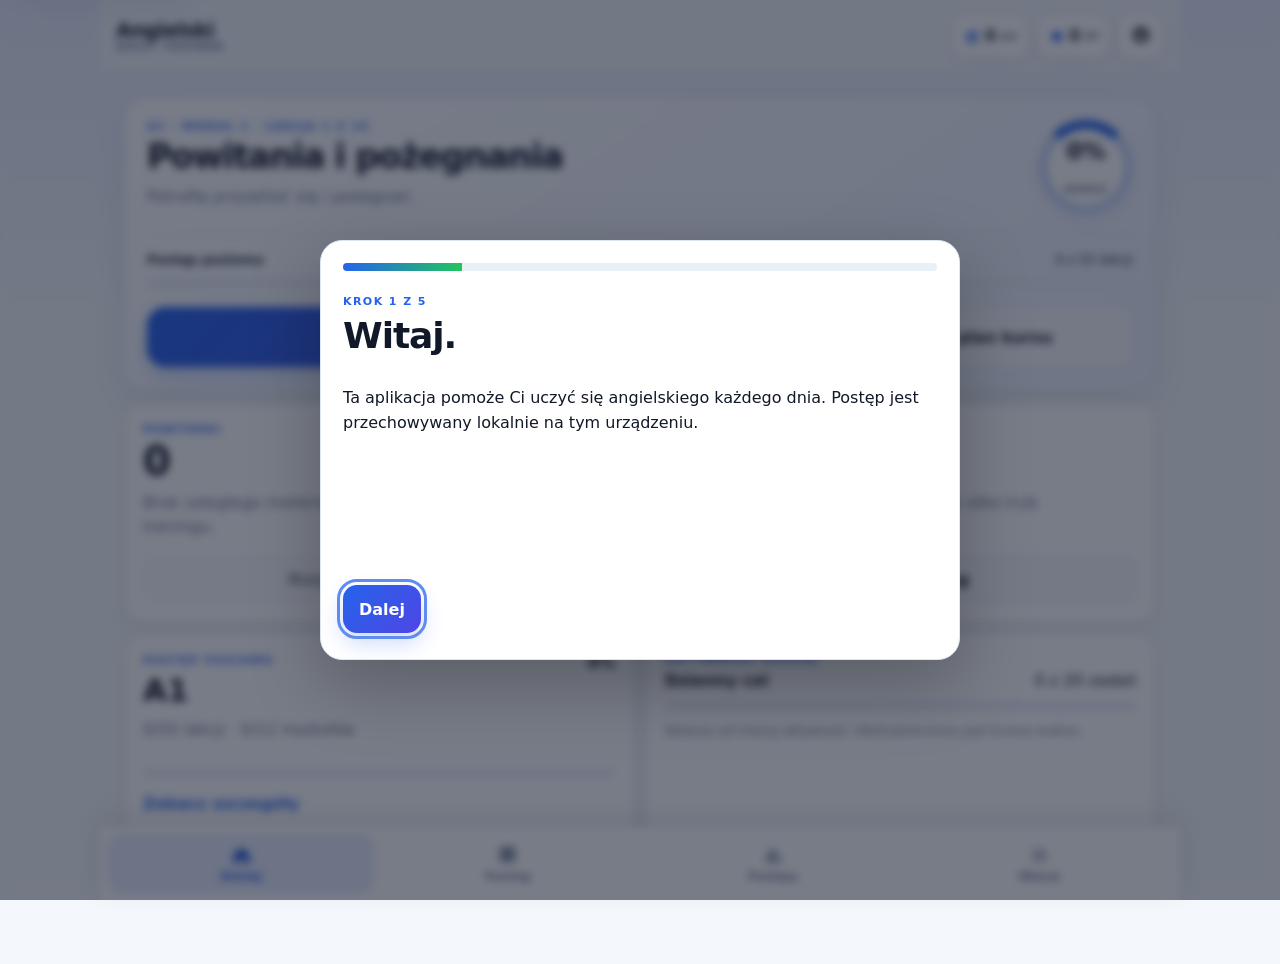
<file: index.html>
<!doctype html>
<html id="appRoot" lang="pl" data-theme="system" data-font-size="normal" data-animations="on">
<head>
  <meta charset="utf-8">
  <meta name="viewport" content="width=device-width,initial-scale=1,viewport-fit=cover">
  <meta http-equiv="Cache-Control" content="no-cache, no-store, must-revalidate">
  <meta http-equiv="Pragma" content="no-cache">
  <meta http-equiv="Expires" content="0">
  <meta http-equiv="Content-Security-Policy" content="default-src 'self'; script-src 'self'; style-src 'self'; img-src 'self' data:; connect-src 'self'; font-src 'self'; media-src 'self'; object-src 'none'; base-uri 'self'; form-action 'self'; manifest-src 'self'; worker-src 'self'">
  <meta id="themeColorMeta" name="theme-color" content="#2563eb">
  <meta name="description" content="Lokalny kurs języka angielskiego A1–A2 z powtórkami, dialogami, mówieniem i bezpiecznym trybem samochodowym.">
  <link rel="manifest" href="manifest-v6.6.0.json">
  <link rel="apple-touch-icon" href="icon-192.png?v=6.6.0">
  <link rel="stylesheet" href="css/styles-v6.6.0.css">
  <script src="js/bootstrap-v6.6.0.js"></script>
  <title>Angielski Daily Trainer</title>
</head>
<body>
<a class="skip-link" href="#mainContent">Przejdź do treści</a>
<svg class="svg-sprite" aria-hidden="true">
  <symbol id="i-home" viewBox="0 0 24 24"><path d="M3 10.8 12 3l9 7.8v9.7a.5.5 0 0 1-.5.5H15v-6H9v6H3.5a.5.5 0 0 1-.5-.5z"/></symbol>
  <symbol id="i-book" viewBox="0 0 24 24"><path d="M4 4.5A2.5 2.5 0 0 1 6.5 2H11v17H6.5A2.5 2.5 0 0 0 4 21.5zm16 0A2.5 2.5 0 0 0 17.5 2H13v17h4.5a2.5 2.5 0 0 1 2.5 2.5z"/></symbol>
  <symbol id="i-chart" viewBox="0 0 24 24"><path d="M4 20V10h4v10zm6 0V4h4v16zm6 0v-7h4v7z"/></symbol>
  <symbol id="i-menu" viewBox="0 0 24 24"><path d="M4 6h16v2H4zm0 5h16v2H4zm0 5h16v2H4z"/></symbol>
  <symbol id="i-settings" viewBox="0 0 24 24"><path d="M9.7 2h4.6l.6 2.3 1.6.9 2.3-.7 2.3 4-1.8 1.6v1.8l1.8 1.6-2.3 4-2.3-.7-1.6.9-.6 2.3H9.7l-.6-2.3-1.6-.9-2.3.7-2.3-4 1.8-1.6v-1.8L2.9 8.5l2.3-4 2.3.7 1.6-.9zm2.3 6a4 4 0 1 0 0 8 4 4 0 0 0 0-8"/></symbol>
  <symbol id="i-play" viewBox="0 0 24 24"><path d="M7 4.5v15l12-7.5z"/></symbol>
  <symbol id="i-flame" viewBox="0 0 24 24"><path d="M13.8 2.5c.5 3.8-2.3 5.1-3.4 7.2-.7-1.4-.5-2.9-.1-4.2C6.2 8.4 4 11.2 4 14.5a8 8 0 0 0 16 0c0-4.8-3.2-8.9-6.2-12M12 20a4 4 0 0 1-4-4c0-1.7 1-3.1 2.4-4.4.1 1.8.9 2.6 1.6 3.4.8-1.2 1.4-2.5 1.3-4.2 1.7 1.6 2.7 3.2 2.7 5.2a4 4 0 0 1-4 4"/></symbol>
  <symbol id="i-star" viewBox="0 0 24 24"><path d="m12 2.5 3 6 6.6 1-4.8 4.6 1.1 6.5-5.9-3.1-5.9 3.1 1.1-6.5-4.8-4.6 6.6-1z"/></symbol>
  <symbol id="i-chevron" viewBox="0 0 24 24"><path d="m9 5 7 7-7 7"/></symbol>
  <symbol id="i-download" viewBox="0 0 24 24"><path d="M11 3h2v10l3.5-3.5 1.4 1.4-5.9 5.9-5.9-5.9 1.4-1.4L11 13zM4 19h16v2H4z"/></symbol>
  <symbol id="i-upload" viewBox="0 0 24 24"><path d="M11 21h2V11l3.5 3.5 1.4-1.4L12 7.2l-5.9 5.9 1.4 1.4L11 11zM4 3h16v2H4z"/></symbol>
  <symbol id="i-help" viewBox="0 0 24 24"><path d="M12 2a10 10 0 1 0 0 20 10 10 0 0 0 0-20m0 17a1.2 1.2 0 1 1 0-2.4A1.2 1.2 0 0 1 12 19m1.1-5.1v.7h-2.2v-1.2c0-1.5.8-2.3 1.8-3.1.7-.6 1.2-1 1.2-1.8 0-1-.7-1.6-1.8-1.6-1.2 0-2 .7-2.4 1.8l-2-.9C8.4 4.9 9.9 3.8 12.2 3.8c2.5 0 4.1 1.5 4.1 3.7 0 1.8-1 2.7-2.1 3.6-.7.6-1.1 1.1-1.1 2.8"/></symbol>
  <symbol id="i-info" viewBox="0 0 24 24"><path d="M12 2a10 10 0 1 0 0 20 10 10 0 0 0 0-20m1 16h-2v-7h2zm-1-9.2a1.3 1.3 0 1 1 0-2.6 1.3 1.3 0 0 1 0 2.6"/></symbol>
  <symbol id="i-database" viewBox="0 0 24 24"><path d="M12 2c5 0 9 1.6 9 3.5S17 9 12 9 3 7.4 3 5.5 7 2 12 2m9 6v4c0 1.9-4 3.5-9 3.5S3 13.9 3 12V8c1.9 1.6 5.3 2.5 9 2.5S19.1 9.6 21 8m0 6.5v4c0 1.9-4 3.5-9 3.5s-9-1.6-9-3.5v-4c1.9 1.6 5.3 2.5 9 2.5s7.1-.9 9-2.5"/></symbol>
  <symbol id="i-x" viewBox="0 0 24 24"><path d="m6.3 4.9 5.7 5.7 5.7-5.7 1.4 1.4-5.7 5.7 5.7 5.7-1.4 1.4-5.7-5.7-5.7 5.7-1.4-1.4 5.7-5.7-5.7-5.7z"/></symbol>
</svg>

<div id="errorBox" role="alert"></div>
<div class="app">
  <header class="topbar">
    <div class="brand"><strong>Angielski</strong><span>Daily Trainer</span></div>
    <div class="top-metrics" aria-label="Najważniejsze statystyki">
      <span class="metric"><svg class="icon"><use href="#i-flame"/></svg><b id="topStreak">0</b><small>dni</small></span>
      <span class="metric"><svg class="icon"><use href="#i-star"/></svg><b id="topXp">0</b><small>XP</small></span>
      <button class="iconbtn" data-nav="settings" aria-label="Ustawienia"><svg class="icon"><use href="#i-settings"/></svg></button>
    </div>
  </header>

  <main id="mainContent" class="content" tabindex="-1">
    <section id="todayScreen" class="screen" data-title="Dzisiaj">
      <div id="resumeCard" class="resume-card hidden">
        <div><strong>Niedokończona sesja</strong><span id="resumeInfo">Możesz wrócić do ostatniego zadania.</span></div>
        <div class="row"><button id="resumeSessionBtn" class="secondary">Wznów</button><button id="discardSessionBtn" class="text-btn">Usuń</button></div>
      </div>

      <section class="course-home-card" aria-labelledby="courseHomeTitle">
        <div class="course-home-top">
          <div class="course-home-copy">
            <p id="courseHomeEyebrow" class="eyebrow">A1 · Kurs</p>
            <h1 id="courseHomeTitle">Ładowanie kursu…</h1>
            <p id="courseHomeGoal" class="muted">Sprawdzam, gdzie zakończyła się ostatnia lekcja.</p>
          </div>
          <div class="course-percent" role="status" aria-live="polite" aria-label="Postęp kursu"><strong id="courseHomePercent">0%</strong><span>kursu</span></div>
        </div>
        <div class="course-home-progress">
          <div class="between"><strong>Postęp poziomu</strong><span id="courseHomeProgressText">0 z 0 lekcji</span></div>
          <div class="progress large"><span id="courseHomeBar" role="progressbar" aria-valuemin="0" aria-valuemax="100" aria-valuenow="0"></span></div>
        </div>
        <div class="course-home-actions">
          <button id="courseContinueBtn" class="primary primary-hero"><svg class="icon"><use href="#i-play"/></svg><span>Kontynuuj kurs</span></button>
          <button class="secondary" data-nav="course">Zobacz plan kursu</button>
        </div>
      </section>

      <section class="today-grid" aria-label="Dzisiejszy plan">
        <article class="today-action-card review-action">
          <p class="eyebrow">Powtórki</p>
          <strong id="homeReviewCount" class="today-action-number">0</strong>
          <p id="homeReviewText" class="muted">Brak zaległego materiału.</p>
          <button id="homeReviewBtn" class="secondary">Rozpocznij powtórki</button>
        </article>
        <article class="today-action-card">
          <p class="eyebrow">Trening dodatkowy</p>
          <strong id="homeTrainingKnownCount" class="today-action-number">0</strong>
          <p class="muted">Ćwicz poznane słowa, zdania, dialogi albo tryb samochodowy.</p>
          <button class="secondary" data-nav="study">Otwórz trening</button>
        </article>
        <article class="today-action-card level-action">
          <div class="between"><p class="eyebrow">Postęp poziomu</p><strong id="homeLevelProgress">0%</strong></div>
          <h2 id="homeLevelName">A1</h2>
          <p id="homeLevelDetails" class="muted">0 ukończonych lekcji</p>
          <div class="progress"><span id="homeLevelBar" role="progressbar" aria-valuemin="0" aria-valuemax="100" aria-valuenow="0"></span></div>
          <button class="text-btn" data-nav="progress">Zobacz szczegóły</button>
        </article>
        <article class="today-action-card daily-action">
          <p class="eyebrow">Aktywność dzisiaj</p>
          <div class="between"><strong id="goalLabel">Dzienny cel</strong><span id="goalText">0 z 20 zadań</span></div>
          <div class="progress large"><span id="goalBar" role="progressbar" aria-valuemin="0" aria-valuemax="100" aria-valuenow="0"></span></div>
          <p class="muted">Dzienny cel mierzy aktywność. Ukończenie kursu jest liczone osobno.</p>
        </article>
      </section>
    </section>

    <section id="courseScreen" class="screen" data-title="Kurs">
      <div class="page-heading"><button class="back-btn" data-nav="today">Wróć</button><p class="eyebrow">Plan nauki</p><h1>Plan kursu</h1><p class="muted">Lekcje są odblokowywane kolejno. Trening dodatkowy nie zastępuje ukończenia kursu.</p></div>
      <section class="course-plan-overview card">
        <div class="course-plan-heading"><label class="setting-field"><span>Poziom kursu</span><select id="courseLevelSelect"></select></label><div class="course-plan-score"><strong id="coursePlanPercent">0%</strong><span id="coursePlanSummary">0 lekcji</span></div></div>
        <div class="progress large"><span id="coursePlanBar" role="progressbar" aria-valuemin="0" aria-valuemax="100" aria-valuenow="0"></span></div>
      </section>
      <div id="courseModuleList" class="course-module-list"></div>
    </section>

    <section id="studyScreen" class="screen" data-title="Trening">
      <div class="page-heading"><p class="eyebrow">Ćwiczenia poza kursem</p><h1>Trening dodatkowy</h1><p class="muted">Wybierz tematykę i rodzaj ćwiczenia. Trening utrwala materiał, ale nie zalicza nowych lekcji kursu.</p></div>
      <div class="card training-filter-card" aria-labelledby="trainingFilterTitle">
        <div class="between"><div><p class="eyebrow">Dobór materiału</p><h2 id="trainingFilterTitle">Tematyka treningu dodatkowego</h2></div><span id="trainingTopicBadge" class="badge">Kurs A1/A2</span></div>
        <div class="settings-grid training-filter-grid">
          <label class="setting-field"><span>Poziom treningu</span><select id="trainingLevel"></select></label>
          <label class="setting-field"><span>Tematyka</span><select id="trainingTopic"></select></label>
        </div>
        <p id="trainingTopicHelp" class="setting-note">Domyślnie trening korzysta z materiału aktualnie odblokowanego w kursie. Zmiana tematyki od razu tworzy nową kolejkę.</p>
      </div>
      <div class="mode-grid">
        <button class="mode-card featured" data-action="smart"><strong>Mieszany trening</strong><span>Automatycznie dobrane powtórki i bezpieczne wprowadzenie nowego materiału trenera.</span></button>
        <button class="mode-card" data-practice="vocab"><strong>Nauka słówek</strong><span>Wybieraj znaczenie i zapisuj pojedyncze słowa.</span></button>
        <button class="mode-card" data-practice="sentences"><strong>Zdania</strong><span>Przetłumacz pełne zdania w naturalnym kontekście.</span></button>
        <button class="mode-card" data-practice="writing"><strong>Pisanie</strong><span>Wpisuj odpowiedzi bez podpowiedzi.</span></button>
        <button class="mode-card" data-practice="listening"><strong>Słuchanie</strong><span>Odsłuchaj zdanie i zapisz to, co usłyszysz.</span></button>
        <button class="mode-card" data-practice="lector"><strong>Słuchaj i powtarzaj</strong><span>Posłuchaj wzorca i powtórz zdanie na głos.</span></button>
        <button class="mode-card" data-practice="speaking"><strong>Mówienie</strong><span>Przeglądarka zamieni mowę na tekst. Aplikacja nie ocenia akcentu.</span></button>
        <button class="mode-card" data-practice="dialogues"><strong>Dialogi</strong><span>Ćwicz kolejne wypowiedzi w realistycznych scenkach.</span></button>
        <button class="mode-card" data-practice="test"><strong>Test</strong><span>Połącz wybór, pisanie, słuchanie i mówienie.</span></button>
        <button class="mode-card" data-practice="car"><strong>Samochód</strong><span>Pełna obsługa głosowa. Skonfiguruj tryb przed jazdą.</span></button>
      </div>
      <div class="card"><div class="between"><div><p class="eyebrow">Plan trenera</p><h2>Materiał do wykonania</h2></div><span id="queueBadge" class="badge">0 zadań</span></div><div id="queueList" class="list"></div></div>
      <div class="card"><div class="between"><div><p class="eyebrow">Powtórki</p><h2>Wymagają powtórki</h2></div><button id="reviewBtn" class="secondary">Rozpocznij</button></div><div id="reviewsList" class="list"></div></div>
    </section>

    <section id="learnScreen" class="screen session-screen" data-title="Lekcja">
      <div id="emptyLesson" class="card"><h1>Brak aktywnej sesji</h1><p class="muted">Uruchom naukę z zakładki „Dzisiaj” lub „Nauka”.</p><button class="primary" data-nav="today">Wróć do dzisiejszego planu</button></div>
      <div id="lessonCard" class="lesson-card hidden">
        <div class="session-topline">
          <span id="lessonMode" class="badge">Tryb</span>
          <button id="endSessionBtn" class="text-btn">Zakończ</button>
        </div>
        <div class="session-stats">
          <span><small>Zadanie</small><b id="lessonProgress">0 / 0</b></span>
          <span><small>Pozostało</small><b id="lessonRemaining">0</b></span>
          <span><small>Poprawne</small><b id="lessonCorrect">0</b></span>
        </div>
        <div class="progress"><span id="bar"></span></div>
        <div class="question-enter" id="questionWrap">
          <p id="promptLabel" class="eyebrow">Przetłumacz</p>
          <h1 id="prompt">...</h1>
          <p id="hint" class="muted"></p>
          <div id="answerArea"></div>
          <div id="feedback" class="feedback hidden"></div>
        </div>
        <div class="lesson-actions">
          <button id="speakBtn" class="secondary">Odsłuchaj</button>
          <button id="micBtn" class="secondary hidden">Mów</button>
          <button id="dontKnowBtn" class="danger">Nie wiem</button>
          <button id="checkBtn" class="primary">Sprawdź</button>
          <button id="retryBtn" class="secondary hidden">Spróbuj ponownie</button>
          <button id="nextBtn" class="primary hidden">Dalej</button>
        </div>
        <div id="micStatus" class="micnote hidden"></div>
      </div>
      <div id="summary" class="summary-card hidden">
        <div class="completion-mark"><svg class="icon"><use href="#i-star"/></svg></div>
        <p class="eyebrow">Lekcja ukończona</p>
        <h1>Dobra robota.</h1>
        <p id="summaryMessage" class="muted">Dzisiejszy plan jest bliżej ukończenia.</p>
        <div class="summary-score"><strong id="sumAccuracy">0%</strong><span>skuteczności</span></div>
        <div class="summary-grid">
          <div><span>Poprawne</span><strong id="sumCorrect">0</strong></div>
          <div><span>Błędy</span><strong id="sumWrong">0</strong></div>
          <div><span>Zdobyte XP</span><strong id="sumXp">0</strong></div>
          <div><span>Passa</span><strong id="sumStreak">0 dni</strong></div>
        </div>
        <p id="nextReviewInfo" class="next-review">Następna powtórka jutro.</p>
        <button id="summaryCarBtn" class="secondary big hidden">Utrwal tę lekcję w samochodzie</button><button class="primary big" data-nav="today">Wróć do ekranu Dzisiaj</button>
      </div>
    </section>

    <section id="progressScreen" class="screen" data-title="Postępy">
      <div class="page-heading"><p class="eyebrow">Rzeczywisty postęp</p><h1>Postępy</h1><p class="muted">Ukończenie kursu i aktywność XP są liczone osobno. Dużo kliknięć nie zamienia się automatycznie w znajomość języka, niestety.</p></div>

      <section class="course-progress-card">
        <div class="course-progress-head"><div><p class="eyebrow">Kurs <span id="courseProgressLevel">A1</span></p><h2>Postęp poziomu</h2><p id="courseProgressDescription" class="muted">0 ukończonych lekcji</p></div><strong id="courseProgressPercent">0%</strong></div>
        <div class="progress large"><span id="courseProgressBar" role="progressbar" aria-valuemin="0" aria-valuemax="100" aria-valuenow="0"></span></div>
        <div class="course-stats-grid">
          <div><span>Ukończone lekcje</span><strong id="courseCompletedLessons">0</strong></div>
          <div><span>Ukończone moduły</span><strong id="courseCompletedModules">0</strong></div>
          <div><span>Poznany materiał</span><strong id="courseKnownMaterials">0</strong></div>
          <div><span>Opanowany materiał</span><strong id="courseMasteredMaterials">0</strong></div>
          <div><span>Gramatyka w nauce</span><strong id="courseGrammarLearning">0</strong></div>
          <div><span>Obszary do powtórki</span><strong id="courseReviewAreas">0</strong></div>
        </div>
      </section>

      <div class="card"><div class="between"><div><p class="eyebrow">Umiejętności</p><h2>Potrafię…</h2></div><button class="text-btn" data-nav="course">Plan kursu</button></div><div id="courseCanDoList" class="can-do-list"></div></div>

      <div class="card"><div class="between"><div><p class="eyebrow">Tryb samochodowy</p><h2>Utrwalanie głosowe</h2></div></div><div class="car-course-stats"><div><span>Sesje</span><strong id="courseCarSessions">0</strong></div><div><span>Skuteczność odpowiedzi</span><strong id="courseCarAccuracy">0%</strong></div></div></div>

      <div class="activity-heading"><p class="eyebrow">Aktywność</p><h2>XP i regularność</h2></div>
      <div class="xp-card"><span>Łącznie XP</span><strong id="statXp">0</strong><small id="statLevel">Poziom 1</small></div>
      <div class="stats-primary"><div class="stat"><span>Passa</span><strong id="statStreak">0 dni</strong></div><div class="stat"><span>Skuteczność</span><strong id="statAcc">0%</strong></div></div>
      <div class="stats-secondary"><div><span>Opanowane słówka</span><strong id="mastered">0</strong></div><div><span>W nauce</span><strong id="learning">0</strong></div><div><span>Do powtórki</span><strong id="weak">0</strong></div><div><span>Najlepsza seria</span><strong id="bestStreak">0</strong></div></div>
      <div class="card"><h2>Postęp według trybu</h2><div id="modeStats" class="mode-stats"></div></div>
      <div class="card"><h2>Aktywność z 14 dni</h2><div id="history14" class="history-grid"></div></div>
      <div class="card"><h2>Najczęstsze błędy</h2><div id="mistakes" class="list"></div></div>
    </section>

    <section id="moreScreen" class="screen" data-title="Więcej">
      <div class="page-heading"><p class="eyebrow">Pozostałe funkcje</p><h1>Więcej</h1></div>
      <div class="menu-list">
        <button data-nav="materials"><svg class="icon"><use href="#i-book"/></svg><span><strong>Materiały</strong><small>Przeglądaj słówka, zdania i dialogi.</small></span><svg class="icon chevron"><use href="#i-chevron"/></svg></button>
        <button data-nav="settings"><svg class="icon"><use href="#i-settings"/></svg><span><strong>Ustawienia</strong><small>Dostosuj naukę, wygląd i przypomnienia.</small></span><svg class="icon chevron"><use href="#i-chevron"/></svg></button>
        <button data-action="export"><svg class="icon"><use href="#i-download"/></svg><span><strong>Eksport</strong><small>Utwórz kopię postępu i ustawień.</small></span><svg class="icon chevron"><use href="#i-chevron"/></svg></button>
        <button data-action="import"><svg class="icon"><use href="#i-upload"/></svg><span><strong>Import</strong><small>Przywróć dane z poprawnego pliku JSON.</small></span><svg class="icon chevron"><use href="#i-chevron"/></svg></button>
        <button data-nav="help"><svg class="icon"><use href="#i-help"/></svg><span><strong>Pomoc</strong><small>Sprawdź, jak działa nauka i statystyki.</small></span><svg class="icon chevron"><use href="#i-chevron"/></svg></button>
        <button data-nav="info"><svg class="icon"><use href="#i-info"/></svg><span><strong>Informacje</strong><small>Prywatność, mikrofon i wersja programu.</small></span><svg class="icon chevron"><use href="#i-chevron"/></svg></button>
      </div>
    </section>

    <section id="materialsScreen" class="screen" data-title="Materiały">
      <div class="page-heading"><button class="back-btn" data-nav="more">Wróć</button><p class="eyebrow">Baza nauki</p><h1>Materiały</h1></div>
      <div class="card filters" aria-label="Filtry materiałów">
        <label class="visually-hidden" for="searchInput">Szukaj w materiałach</label><input id="searchInput" type="search" placeholder="Szukaj słowa, kategorii albo zdania" autocomplete="off">
        <label class="visually-hidden" for="levelFilter">Poziom materiałów</label><select id="levelFilter" aria-label="Poziom materiałów"></select>
        <label class="visually-hidden" for="trackFilter">Tematyka materiałów</label><select id="trackFilter" aria-label="Tematyka materiałów"></select>
      </div>
      <div class="card"><div class="between"><h2>Lista materiałów</h2><span id="baseCount" class="badge">0</span></div><div id="baseList" class="list"></div></div>
    </section>

    <section id="settingsScreen" class="screen" data-title="Ustawienia">
      <div class="page-heading"><button class="back-btn" data-nav="more">Wróć</button><p class="eyebrow">Dostosuj aplikację</p><h1>Ustawienia</h1></div>
      <div class="settings-page">
        <section class="card settings-section"><h2>Nauka</h2><div class="settings-grid">
          <label class="setting-field"><span>Poziom treningu dodatkowego</span><select id="defaultLevel"></select></label>
          <label class="setting-field"><span>Tematyka treningu dodatkowego</span><select id="defaultTrack"></select></label>
          <label class="setting-field"><span>Dzienny cel zadań</span><input id="dailyGoal" type="number" min="5" max="100"></label>
          <label class="setting-field"><span>Liczba nowych słówek</span><input id="dailyNew" type="number" min="1" max="50"></label>
          <label class="setting-field"><span>Liczba powtórek</span><input id="dailyReview" type="number" min="1" max="100"></label>
        </div></section>

        <section class="card settings-section"><h2>Powiadomienia</h2><div class="settings-grid">
          <label class="switch-row"><span>Codzienne przypomnienie</span><input id="reminderEnabled" type="checkbox"></label>
          <label class="setting-field"><span>Orientacyjna godzina</span><input id="reminderTime" type="time"></label>
          <label class="switch-row"><span>Dźwięk powiadomienia</span><input id="notificationSound" type="checkbox"></label>
        </div><p class="setting-note">Przeglądarka i system mogą opóźnić przypomnienie. Ta funkcja nie zastępuje budzika.</p></section>

        <section class="card settings-section"><h2>Wygląd</h2><div class="settings-grid">
          <label class="setting-field"><span>Motyw</span><select id="themeMode"><option value="system">Zgodny z telefonem</option><option value="light">Jasny</option><option value="dark">Ciemny</option></select></label>
          <label class="setting-field"><span>Wielkość tekstu</span><select id="fontSize"><option value="small">Mała</option><option value="normal">Normalna</option><option value="large">Duża</option><option value="xlarge">Bardzo duża</option></select></label>
          <label class="switch-row"><span>Subtelne animacje</span><input id="animationsEnabled" type="checkbox"></label>
        </div></section>

        <section class="card settings-section"><h2>Dźwięk i mowa</h2><div class="settings-grid">
          <label class="switch-row"><span>Lektor</span><input id="voiceEnabled" type="checkbox"></label>
          <label class="switch-row"><span>Automatyczne odtwarzanie</span><input id="autoSpeak" type="checkbox"></label>
          <label class="switch-row"><span>Czytaj przykład zdania</span><input id="preferExample" type="checkbox"></label>
          <label class="setting-field"><span>Akcent</span><select id="voiceLang"></select></label>
          <label class="setting-field"><span>Głos</span><select id="voiceName"></select></label>
          <label class="setting-field"><span>Prędkość</span><input id="voiceRate" type="number" min="0.5" max="1.4" step="0.05"></label>
          <label class="setting-field"><span>Liczba powtórzeń</span><input id="voiceRepeat" type="number" min="1" max="4"></label>
        </div><p class="setting-note">Rozpoznawanie mowy zamienia wypowiedź na tekst. Nie jest profesjonalną oceną wymowy ani akcentu.</p></section>

        <section class="card settings-section"><h2>Tryb samochodowy</h2><div class="settings-grid">
          <label class="setting-field"><span>Liczba zadań w sesji</span><input id="carTaskCount" type="number" min="5" max="30" step="1"></label><label class="setting-field"><span>Pauza po odpowiedzi</span><input id="carPause" type="number" min="1" max="8" step="1"></label>
          <label class="switch-row"><span>Automatycznie przechodź dalej</span><input id="carAutoNext" type="checkbox"></label>
        </div></section>

        <section id="dataSettings" class="card settings-section wide" aria-labelledby="dataSettingsTitle"><h2 id="dataSettingsTitle">Kopia i przywracanie danych</h2>
        <p class="setting-note">Najbezpieczniej pobrać plik JSON. Kopia zawiera postęp, ustawienia i historię, ale nie zawiera nagrań głosu.</p>
        <div class="settings-actions">
          <button id="exportBtn" class="secondary">Pobierz kopię JSON</button><button id="chooseImportFileBtn" class="secondary">Wybierz plik JSON</button><button id="resetBtn" class="danger">Usuń cały postęp</button>
        </div>
        <input id="importFileInput" class="visually-hidden" type="file" accept="application/json,.json" aria-label="Wybierz plik kopii danych JSON">
        <label for="dataBox">Podgląd kopii lub import z tekstu JSON</label>
        <textarea id="dataBox" spellcheck="false" autocomplete="off" placeholder="Tutaj pojawi się kopia albo wklej dane do importu"></textarea>
        <div class="row"><button id="prepareExportBtn" class="secondary">Pokaż kopię w polu</button><button id="importBtn" class="secondary">Importuj tekst z pola</button></div>
        <p id="dataStatus" class="setting-note" role="status" aria-live="polite"></p></section>

        <section class="card settings-section wide"><h2>Zaawansowane</h2><div class="advanced-list">
          <button id="refreshBtn" class="secondary">Odśwież pliki aplikacji</button>
          <div><span>Wersja programu</span><strong>6.6.0</strong></div>
          <div><span>Wersja treści kursu</span><strong>a1-a2-2026.07-r1</strong></div>
          <div><span>Zapis danych</span><strong>Lokalnie w urządzeniu</strong></div>
        </div><p class="setting-note">Odświeżenie plików aplikacji usuwa pamięć podręczną programu, ale nie usuwa postępu.</p></section>
      </div>
    </section>

    <section id="helpScreen" class="screen" data-title="Pomoc">
      <div class="page-heading"><button class="back-btn" data-nav="more">Wróć</button><p class="eyebrow">Zasady działania</p><h1>Jak działa nauka?</h1></div>
      <div class="info-stack">
        <article class="card"><h2>Nauka, powtórka i test</h2><p>Nauka wprowadza nowy materiał. Powtórka przywraca zadania zaplanowane przez system. Test miesza kilka typów ćwiczeń i sprawdza aktualną znajomość materiału.</p></article>
        <article class="card"><h2>Tematyka treningu dodatkowego</h2><p>Opcja „Materiał bieżącego kursu A1/A2” korzysta tylko z treści odblokowanych lub już poznanych w głównym kursie. Po zmianie tematyki poprzednia kolejka treningowa jest usuwana i tworzona ponownie. „Techniczne” wybiera wyłącznie technikę, a „Wszystkie materiały dodatkowe” obejmuje także działy zawodowe i techniczne. Ustawienie nie zmienia kolejności lekcji głównego kursu.</p></article>
        <article class="card"><h2>Opanowanie materiału</h2><p>Materiał jest uznawany za opanowany dopiero po poprawnych odpowiedziach w co najmniej pięciu różnych dniach i przy odpowiedniej skuteczności. Jedna dobra seria nie wystarcza, bo pamięć ludzka lubi udawać, że wszystko już umie.</p></article>
        <article class="card"><h2>XP, passa i skuteczność</h2><p>XP pokazuje wykonaną pracę. Passa rośnie po nauce w kolejnych dniach kalendarzowych. Skuteczność to udział poprawnych odpowiedzi we wszystkich odpowiedziach.</p></article>
        <article class="card"><h2>Błędy i warianty odpowiedzi</h2><p>Aplikacja toleruje drobne literówki, popularne skróty i zapis bez nieistotnej interpunkcji. Błędy znaczenia, przeczenia, czasu lub szyku są wskazywane osobno. Podstawowe brytyjskie i amerykańskie warianty pisowni, na przykład <i>colour/color</i> i <i>travelled/traveled</i>, są akceptowane.</p></article>
        <article class="card"><h2>Tworzenie kopii</h2><p>Otwórz „Więcej”, potem „Ustawienia” i sekcję „Kopia i przywracanie danych”. Pobierz plik JSON i przechowuj go poza pamięcią przeglądarki. Przywracanie najpierw sprawdza wersję, strukturę i identyfikatory danych.</p></article>
        <article class="card"><h2>Tryb samochodowy</h2><p>Skonfiguruj sesję przed jazdą. W czasie prowadzenia nie dotykaj telefonu i nie patrz na ekran. Działanie mowy w tle lub przy zablokowanym ekranie zależy od Androida, przeglądarki i ustawień oszczędzania energii. Najpierw wykonaj próbę na postoju.</p></article>
      </div>
    </section>

    <section id="infoScreen" class="screen" data-title="Informacje">
      <div class="page-heading"><button class="back-btn" data-nav="more">Wróć</button><p class="eyebrow">Prywatność i technika</p><h1>Informacje</h1></div>
      <div class="info-stack">
        <article class="card"><h2>Polityka prywatności</h2><p>Aplikacja nie wymaga konta, nie zawiera reklam ani analityki i nie wysyła postępu na serwer autora. Postęp, ustawienia i historia sesji są zapisywane lokalnie w pamięci tej przeglądarki. Dane mogą jednak zostać usunięte przez system, przeglądarkę albo czyszczenie pamięci, dlatego warto regularnie pobierać kopię JSON.</p></article>
        <article class="card"><h2>Mikrofon i rozpoznawanie mowy</h2><p>Mikrofon jest uruchamiany dopiero po wybraniu ćwiczenia głosowego i udzieleniu zgody przeglądarce. Aplikacja nie zapisuje plików dźwiękowych. Przeglądarka lub system może przesłać dźwięk do własnej usługi rozpoznawania mowy, zgodnie z polityką dostawcy urządzenia lub przeglądarki. Rozpoznany tekst i wynik zadania mogą zostać zapisane lokalnie.</p></article>
        <article class="card"><h2>Działanie bez internetu</h2><p>Treść kursu, postęp i większość ćwiczeń działają po wcześniejszym zainstalowaniu PWA także bez internetu. Rozpoznawanie mowy, niektóre głosy lektora i powiadomienia mogą wymagać usług systemowych albo połączenia z internetem.</p></article>
        <article class="card"><h2>Kopia, przenoszenie i usuwanie danych</h2><p>Eksport tworzy plik JSON z wersją programu i wersją treści kursu. Import zastępuje bieżący stan dopiero po walidacji. Funkcja „Usuń cały postęp” usuwa zapis aplikacji oraz rozpoznane starsze klucze lokalne. Operacji nie można cofnąć bez wcześniejszej kopii.</p></article>
        <article class="card"><h2>Bezpieczny tryb samochodowy</h2><p>Tryb służy wyłącznie do utrwalania poznanego materiału. Konfigurację wykonaj przed ruszeniem. Kierowca nie może obsługiwać telefonu ani czytać ekranu. System może przerwać mowę po zablokowaniu ekranu, przejściu aplikacji do tła, utracie mikrofonu lub włączeniu oszczędzania energii.</p></article>
        <article class="card"><h2>Wersja i zakres</h2><p>Angielski Daily Trainer 6.6.0 zawiera kursy A1 i A2: 24 moduły, 115 lekcji, 1713 materiałów i 145 scen dialogowych. Wersja treści: <b>a1-a2-2026.07-r1</b>. Automatyczne audyty nie zastępują niezależnej oceny nauczyciela lub metodyka.</p></article>
      </div>
    </section>
  </main>

  <nav class="bottomnav" aria-label="Główna nawigacja">
    <button class="nav" data-nav="today"><svg class="icon"><use href="#i-home"/></svg><span>Dzisiaj</span></button>
    <button class="nav" data-nav="study"><svg class="icon"><use href="#i-book"/></svg><span>Trening</span></button>
    <button class="nav" data-nav="progress"><svg class="icon"><use href="#i-chart"/></svg><span>Postępy</span></button>
    <button class="nav" data-nav="more"><svg class="icon"><use href="#i-menu"/></svg><span>Więcej</span></button>
  </nav>
</div>

<div id="toast" class="toast" role="status" aria-live="polite"></div>
<dialog id="confirmDialog" class="modal" aria-labelledby="confirmTitle" aria-describedby="confirmMessage"><form method="dialog"><h2 id="confirmTitle" tabindex="-1">Potwierdź</h2><p id="confirmMessage"></p><div class="dialog-actions"><button value="cancel" class="secondary">Anuluj</button><button id="confirmOk" value="ok" class="danger">Potwierdź</button></div></form></dialog>
<dialog id="carWarningDialog" class="modal" aria-labelledby="carWarningTitle"><form method="dialog"><h2 id="carWarningTitle" tabindex="-1">Bezpieczny tryb samochodowy</h2><p>Skonfiguruj sesję i sprawdź głos przed rozpoczęciem jazdy. Podczas prowadzenia nie patrz na ekran i nie obsługuj telefonu. Android lub przeglądarka może zatrzymać mowę w tle albo po zablokowaniu ekranu.</p><label class="switch-row"><span>Nie pokazuj ponownie</span><input id="carWarningDismiss" type="checkbox"></label><div class="dialog-actions"><button value="cancel" class="secondary">Anuluj</button><button value="ok" class="primary">Rozumiem, rozpocznij</button></div></form></dialog>
<dialog id="onboardingDialog" class="onboarding-modal" aria-label="Pierwsze uruchomienie aplikacji">
  <form method="dialog">
    <div class="onboarding-progress"><span id="onboardingBar" role="progressbar" aria-valuemin="0" aria-valuemax="100" aria-valuenow="0"></span></div>
    <section class="onboarding-step" data-step="1"><p class="eyebrow">Krok 1 z 5</p><h1>Witaj.</h1><p>Ta aplikacja pomoże Ci uczyć się angielskiego każdego dnia. Postęp jest przechowywany lokalnie na tym urządzeniu.</p></section>
    <section class="onboarding-step hidden" data-step="2"><p class="eyebrow">Krok 2 z 5</p><h1>Wybierz poziom.</h1><label class="setting-field"><span>Poziom nauki</span><select id="onboardingLevel"></select></label></section>
    <section class="onboarding-step hidden" data-step="3"><p class="eyebrow">Krok 3 z 5</p><h1>Wybierz tematykę treningu dodatkowego.</h1><label class="setting-field"><span>Tematyka</span><select id="onboardingTrack"></select></label><p class="muted">Plan głównego kursu A1/A2 pozostaje niezależny od tego ustawienia.</p></section>
    <section class="onboarding-step hidden" data-step="4"><p class="eyebrow">Krok 4 z 5</p><h1>Ustal dzienny cel.</h1><label class="setting-field"><span>Liczba zadań</span><input id="onboardingGoal" type="number" min="5" max="100" value="20"></label><p class="muted">Na początek wystarczy około 15–20 krótkich zadań.</p></section>
    <section class="onboarding-step hidden" data-step="5"><p class="eyebrow">Krok 5 z 5</p><h1>Wszystko gotowe.</h1><p>Na ekranie głównym zobaczysz kurs, powtórki, trening dodatkowy i rzeczywisty postęp poziomu.</p></section>
    <div class="dialog-actions onboarding-actions"><button id="onboardingBack" type="button" class="secondary hidden">Wstecz</button><button id="onboardingNext" type="button" class="primary">Dalej</button></div>
  </form>
</dialog>

<script src="js/learning-core-v6.6.0.js" defer></script>
<script src="js/course-core-v6.6.0.js" defer></script>
<script src="data/materials-v6.6.0.js" defer></script>
<script src="data/dialogues-v6.6.0.js" defer></script>
<script src="data/course-a1-module1-v6.6.0.js" defer></script>
<script src="data/course-a1-full-expansion-v6.6.0.js" defer></script>
<script src="data/course-a2-full-v6.6.0.js" defer></script>
<script src="data/content-quality-v6.6.0.js" defer></script>
<script src="data/course-catalog-v6.6.0.js" defer></script>
<script src="js/app-state-v6.6.0.js" defer></script>
<script src="js/storage-v6.6.0.js" defer></script>
<script src="js/pwa-services-v6.6.0.js" defer></script>
<script src="js/reminders-v6.6.0.js" defer></script>
<script src="js/settings-v6.6.0.js" defer></script>
<script src="js/navigation-v6.6.0.js" defer></script>
<script src="js/review-engine-v6.6.0.js" defer></script>
<script src="js/course-engine-v6.6.0.js" defer></script>
<script src="js/course-ui-v6.6.0.js" defer></script>
<script src="js/exercise-engine-v6.6.0.js" defer></script>
<script src="js/statistics-v6.6.0.js" defer></script>
<script src="js/speech-v6.6.0.js" defer></script>
<script src="js/car-mode-v6.6.0.js" defer></script>
<script src="js/data-io-v6.6.0.js" defer></script>
<script src="js/app-v6.6.0.js" defer></script>
</body>
</html>
</file>
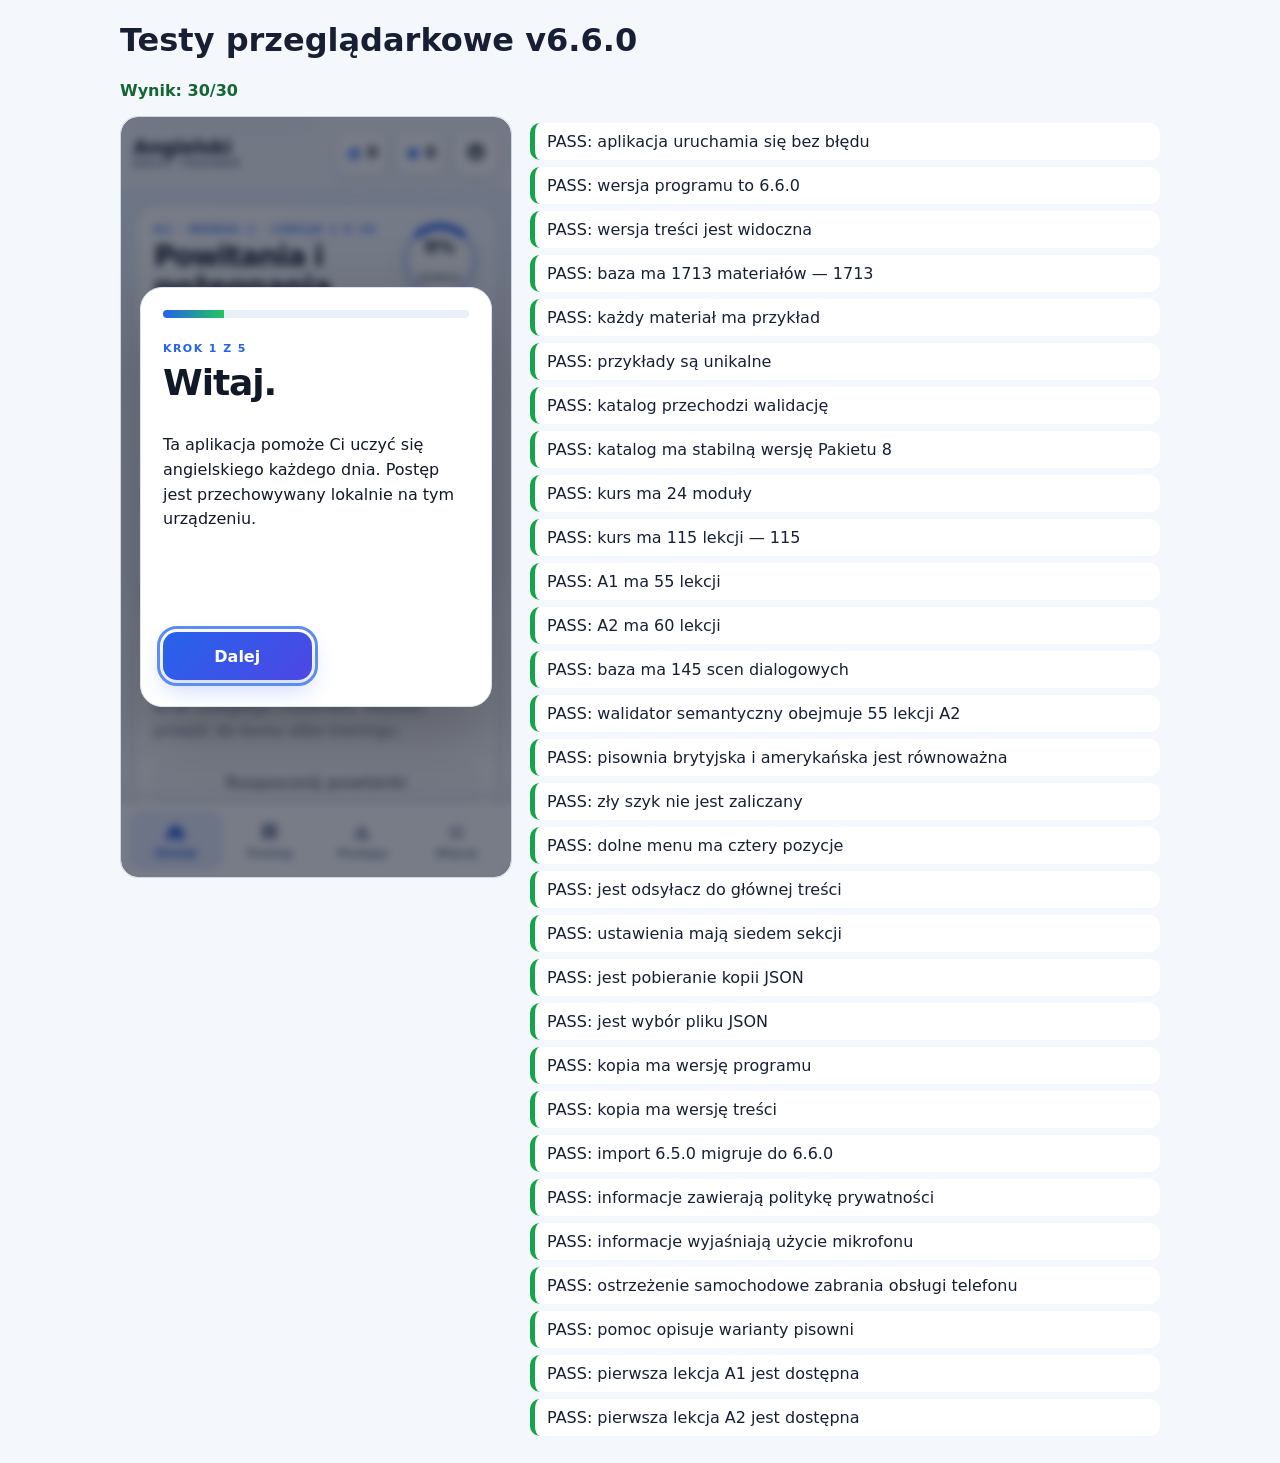
<file: tests/tests.html>
<!doctype html>
<html lang="pl">
<head>
  <meta charset="utf-8">
  <meta name="viewport" content="width=device-width,initial-scale=1">
  <title>Testy Angielski Daily Trainer 6.6.0</title>
  <style>
    body{font-family:system-ui,sans-serif;margin:20px;background:#f4f7fb;color:#172033}main{max-width:1040px;margin:auto}.grid{display:grid;grid-template-columns:minmax(320px,390px) 1fr;gap:20px}iframe{width:100%;height:760px;border:1px solid #ccd5e2;border-radius:18px;background:#fff}.result{padding:9px 12px;margin:7px 0;border-radius:10px;background:#fff}.pass{border-left:5px solid #16a34a}.fail{border-left:5px solid #dc2626}@media(max-width:780px){.grid{grid-template-columns:1fr}}
  </style>
</head>
<body><main>
  <h1>Testy przeglądarkowe v6.6.0</h1>
  <p id="summary">Uruchamianie testów…</p>
  <div class="grid"><iframe id="app" title="Testowana aplikacja" src="../index.html?app=6.6.0&test=1"></iframe><section id="results" aria-live="polite"></section></div>
</main>
<script>
'use strict';
const frame=document.getElementById('app'),results=document.getElementById('results'),summary=document.getElementById('summary');
function add(name,ok,detail=''){const row=document.createElement('div');row.className='result '+(ok?'pass':'fail');row.textContent=(ok?'PASS: ':'FAIL: ')+name+(detail?' — '+detail:'');results.appendChild(row);return ok;}
frame.addEventListener('load',()=>setTimeout(()=>{
  const w=frame.contentWindow,d=w.document,T=w.__trainerTests;let passed=0,total=0;
  const test=(name,condition,detail='')=>{total++;if(add(name,!!condition,detail))passed++;};
  try{
    test('aplikacja uruchamia się bez błędu',!!T&&!d.getElementById('errorBox').textContent);
    test('wersja programu to 6.6.0',d.body.textContent.includes('6.6.0'));
    test('wersja treści jest widoczna',d.body.textContent.includes('a1-a2-2026.07-r1'));
    test('baza ma 1713 materiałów',T.WORDS.length===1713,String(T.WORDS.length));
    test('każdy materiał ma przykład',T.WORDS.every(x=>x.examples?.some(e=>e.en&&e.pl)));
    const exampleKeys=T.WORDS.flatMap(x=>(x.examples||[]).map(e=>T.normalize(e.en+'|'+e.pl)));
    test('przykłady są unikalne',new Set(exampleKeys).size===exampleKeys.length);
    test('katalog przechodzi walidację',T.courseCatalogStatus().valid,T.courseCatalogStatus().errors?.[0]||'');
    test('katalog ma stabilną wersję Pakietu 8',T.COURSE_CATALOG.catalogVersion==='2026.07-a1-a2-stable-p8');
    test('kurs ma 24 moduły',T.COURSE_CATALOG.levels.flatMap(x=>x.modules||[]).filter(x=>x.status==='published').length===24);
    test('kurs ma 115 lekcji',T.publishedCourseLessons().length===115,String(T.publishedCourseLessons().length));
    test('A1 ma 55 lekcji',T.publishedCourseLessons().filter(x=>x.level==='A1').length===55);
    test('A2 ma 60 lekcji',T.publishedCourseLessons().filter(x=>x.level==='A2').length===60);
    test('baza ma 145 scen dialogowych',Object.keys(T.DIALOGUE_SCENES).length===145);
    test('walidator semantyczny obejmuje 55 lekcji A2',Object.keys(T.A2_SEMANTIC_VALIDATORS||{}).length===55);
    test('pisownia brytyjska i amerykańska jest równoważna',T.answerScore('My favourite colour is grey.','My favorite color is gray.').status==='correct');
    test('zły szyk nie jest zaliczany',T.answerScore('router the restart I','I restart the router').status==='wrong');
    test('dolne menu ma cztery pozycje',d.querySelectorAll('.bottomnav .nav').length===4);
    test('jest odsyłacz do głównej treści',!!d.querySelector('.skip-link[href="#mainContent"]'));
    test('ustawienia mają siedem sekcji',d.querySelectorAll('#settingsScreen .settings-section').length===7);
    test('jest pobieranie kopii JSON',!!d.getElementById('exportBtn')&&!!d.getElementById('prepareExportBtn'));
    test('jest wybór pliku JSON',d.getElementById('importFileInput')?.accept==='application/json,.json');
    const backup=JSON.parse(T.exportPayload());
    test('kopia ma wersję programu',backup.version==='6.6.0');
    test('kopia ma wersję treści',backup.contentVersion==='a1-a2-2026.07-r1');
    const migrated=T.validateImportedState(JSON.stringify({version:'6.5.0'}));
    test('import 6.5.0 migruje do 6.6.0',migrated.version==='6.6.0');
    test('informacje zawierają politykę prywatności',d.getElementById('infoScreen').textContent.includes('Polityka prywatności'));
    test('informacje wyjaśniają użycie mikrofonu',d.getElementById('infoScreen').textContent.includes('nie zapisuje plików dźwiękowych'));
    test('ostrzeżenie samochodowe zabrania obsługi telefonu',d.getElementById('carWarningDialog').textContent.includes('nie obsługuj telefonu'));
    test('pomoc opisuje warianty pisowni',d.getElementById('helpScreen').textContent.includes('colour/color'));
    test('pierwsza lekcja A1 jest dostępna',T.canStartCourseLesson('a1-m01-l01'));
    test('pierwsza lekcja A2 jest dostępna',T.canStartCourseLesson('a2-m01-l01'));
  }catch(error){add('wykonanie zestawu testów',false,error.message);total++;}
  summary.textContent=`Wynik: ${passed}/${total}`;summary.style.fontWeight='800';summary.style.color=passed===total?'#166534':'#991b1b';
},900));
</script></body></html>
</file>
<file: css/styles-v6.6.0.css>
:root{color-scheme:light;--app-bg:#f4f7fb;--surface:#fff;--surface-soft:#f7f9fc;--surface-strong:#eaf0f8;--text:#111827;--muted:#64748b;--border:#dce5ef;--primary:#2563eb;--primary-strong:#1d4ed8;--success:#15803d;--success-bg:#ecfdf3;--danger:#b91c1c;--danger-bg:#fff1f2;--warning:#a16207;--warning-bg:#fffbeb;--shadow:0 12px 34px rgba(15,23,42,.08);--shadow-soft:0 5px 16px rgba(15,23,42,.06);--radius:20px;--navh:74px;--font-scale:1;--topbar:rgba(244,247,251,.94);--input:#fff}
html[data-theme="dark"]{color-scheme:dark;--app-bg:#0b1220;--surface:#111827;--surface-soft:#172033;--surface-strong:#1e293b;--text:#f8fafc;--muted:#a8b3c7;--border:#334155;--primary:#60a5fa;--primary-strong:#93c5fd;--success:#86efac;--success-bg:#123524;--danger:#fda4af;--danger-bg:#4c0519;--warning:#facc15;--warning-bg:#422006;--shadow:0 14px 38px rgba(0,0,0,.32);--shadow-soft:0 5px 18px rgba(0,0,0,.24);--topbar:rgba(11,18,32,.94);--input:#0f172a}
@media(prefers-color-scheme:dark){html[data-theme="system"]{color-scheme:dark;--app-bg:#0b1220;--surface:#111827;--surface-soft:#172033;--surface-strong:#1e293b;--text:#f8fafc;--muted:#a8b3c7;--border:#334155;--primary:#60a5fa;--primary-strong:#93c5fd;--success:#86efac;--success-bg:#123524;--danger:#fda4af;--danger-bg:#4c0519;--warning:#facc15;--warning-bg:#422006;--shadow:0 14px 38px rgba(0,0,0,.32);--shadow-soft:0 5px 18px rgba(0,0,0,.24);--topbar:rgba(11,18,32,.94);--input:#0f172a}}
html[data-font-size="small"]{--font-scale:.9}html[data-font-size="normal"]{--font-scale:1}html[data-font-size="large"]{--font-scale:1.14}html[data-font-size="xlarge"]{--font-scale:1.28}
*{box-sizing:border-box}html,body{margin:0;min-height:100%;overflow-x:hidden;background:var(--app-bg);color:var(--text);font-family:system-ui,-apple-system,"Segoe UI",Roboto,Arial,sans-serif;font-size:calc(16px * var(--font-scale))}body{background:linear-gradient(180deg,color-mix(in srgb,var(--primary) 7%,var(--app-bg)) 0,var(--app-bg) 310px);transition:background-color .18s,color .18s}.svg-sprite{position:absolute;width:0;height:0;overflow:hidden}.icon{width:22px;height:22px;fill:currentColor;flex:none}.hidden{display:none!important}button,input,select,textarea{font:inherit;color:inherit}button{border:0;cursor:pointer}button:disabled{opacity:.52;cursor:not-allowed}input,select,textarea{width:100%;min-height:48px;border:1px solid var(--border);border-radius:14px;background:var(--input);padding:12px 13px;outline:none;transition:border-color .15s,box-shadow .15s}input:focus,select:focus,textarea:focus{border-color:var(--primary);box-shadow:0 0 0 4px color-mix(in srgb,var(--primary) 18%,transparent)}textarea{min-height:170px;resize:vertical}.app{min-height:100dvh;max-width:1080px;margin:0 auto;padding-bottom:calc(var(--navh) + 22px + env(safe-area-inset-bottom,0px))}.topbar{position:sticky;top:0;z-index:20;display:flex;align-items:center;justify-content:space-between;gap:12px;padding:13px 16px;background:var(--topbar);backdrop-filter:blur(16px);border-bottom:1px solid color-mix(in srgb,var(--border) 80%,transparent)}.brand{display:flex;flex-direction:column;line-height:1.05}.brand strong{font-size:calc(20px * var(--font-scale));letter-spacing:-.03em}.brand span{color:var(--muted);font-size:calc(11px * var(--font-scale));font-weight:800;text-transform:uppercase;letter-spacing:.11em}.top-metrics{display:flex;align-items:center;gap:8px}.metric{display:flex;align-items:center;gap:4px;min-height:44px;padding:7px 10px;border:1px solid var(--border);border-radius:14px;background:var(--surface);box-shadow:var(--shadow-soft)}.metric .icon{width:18px;height:18px;color:var(--primary)}.metric b{font-size:calc(15px * var(--font-scale))}.metric small{color:var(--muted);font-size:calc(10px * var(--font-scale));font-weight:800}.iconbtn{display:grid;place-items:center;width:46px;height:46px;border-radius:14px;background:var(--surface);border:1px solid var(--border);box-shadow:var(--shadow-soft)}.content{padding:18px}.screen{display:none}.screen.active{display:block;animation:screenIn .2s ease}.eyebrow{margin:0 0 5px;color:var(--primary);font-size:calc(11px * var(--font-scale));font-weight:900;text-transform:uppercase;letter-spacing:.13em}.muted{color:var(--muted);line-height:1.5}.page-heading{margin:2px 0 18px}.page-heading h1,.hero-card h1,.lesson-card h1,.summary-card h1{margin:0;letter-spacing:-.04em;line-height:1.08}.page-heading h1{font-size:calc(32px * var(--font-scale))}.page-heading .muted{max-width:720px}.card,.hero-card,.lesson-card,.summary-card{margin-bottom:14px;padding:18px;background:var(--surface);border:1px solid var(--border);border-radius:var(--radius);box-shadow:var(--shadow)}.card h2,.card h3{margin:0 0 12px;letter-spacing:-.025em}.hero-card{padding:24px;background:linear-gradient(145deg,var(--surface),color-mix(in srgb,var(--primary) 10%,var(--surface)));text-align:center}.hero-card h1{font-size:calc(32px * var(--font-scale));max-width:720px;margin-inline:auto}.hero-card>.muted{max-width:680px;margin:12px auto 22px}.primary,.secondary,.danger,.text-btn,.back-btn{min-height:48px;padding:12px 16px;border-radius:14px;font-weight:850;transition:transform .12s,filter .12s,box-shadow .12s}.primary:active,.secondary:active,.danger:active,.mode-card:active,.nav:active{transform:scale(.98)}.primary{background:linear-gradient(135deg,#2563eb,#4f46e5);color:#fff;box-shadow:0 10px 22px rgba(37,99,235,.24)}.secondary{background:var(--surface-soft);color:var(--text);border:1px solid var(--border)}.danger{background:var(--danger-bg);color:var(--danger);border:1px solid color-mix(in srgb,var(--danger) 34%,var(--border))}.text-btn,.back-btn{background:transparent;color:var(--primary);padding-inline:8px;min-height:40px}.primary-hero{display:inline-flex;align-items:center;justify-content:center;gap:12px;width:min(100%,610px);min-height:70px;font-size:calc(20px * var(--font-scale));border-radius:18px}.primary-hero .icon{width:27px;height:27px}.big{width:100%;font-size:calc(17px * var(--font-scale))}.daily-goal{max-width:610px;margin:23px auto 0;padding-top:18px;border-top:1px solid var(--border);text-align:left}.between{display:flex;justify-content:space-between;align-items:center;gap:12px}.row{display:flex;align-items:center;gap:8px;flex-wrap:wrap}.progress{height:10px;overflow:hidden;border-radius:999px;background:var(--surface-strong)}.progress.large{height:12px;margin-top:10px}.progress span{display:block;height:100%;width:0;border-radius:inherit;background:linear-gradient(90deg,#2563eb,#22c55e);transition:width .25s ease}.section-block{margin-top:26px}.section-heading h2{margin:0 0 14px;font-size:calc(25px * var(--font-scale));letter-spacing:-.03em}.mode-grid{display:grid;grid-template-columns:1fr;gap:12px}.mode-card{display:flex;flex-direction:column;align-items:flex-start;min-height:112px;padding:17px;border:1px solid var(--border);border-radius:17px;background:var(--surface);color:var(--text);box-shadow:var(--shadow-soft);text-align:left;transition:transform .12s,border-color .12s,box-shadow .12s}.mode-card:hover,.mode-card:focus-visible{border-color:color-mix(in srgb,var(--primary) 50%,var(--border));box-shadow:var(--shadow)}.mode-card strong{font-size:calc(17px * var(--font-scale));letter-spacing:-.015em}.mode-card span{margin-top:7px;color:var(--muted);font-size:calc(13px * var(--font-scale));line-height:1.45}.mode-card.featured{background:linear-gradient(135deg,#2563eb,#4f46e5);color:#fff;border:0}.mode-card.featured span{color:rgba(255,255,255,.84)}.compact .mode-card{min-height:102px}.resume-card{display:flex;align-items:center;justify-content:space-between;gap:14px;margin-bottom:14px;padding:14px 16px;border:1px solid color-mix(in srgb,var(--primary) 35%,var(--border));border-radius:16px;background:color-mix(in srgb,var(--primary) 8%,var(--surface));box-shadow:var(--shadow-soft)}.resume-card div:first-child{display:grid;gap:4px}.resume-card span{color:var(--muted);font-size:calc(13px * var(--font-scale))}.badge{display:inline-flex;align-items:center;max-width:100%;padding:6px 10px;border-radius:999px;background:color-mix(in srgb,var(--primary) 13%,var(--surface));color:var(--primary-strong);font-size:calc(12px * var(--font-scale));font-weight:850}.list{display:grid;gap:9px}.item{display:grid;grid-template-columns:minmax(0,1fr) auto;gap:12px;align-items:center;padding:13px;border:1px solid var(--border);border-radius:15px;background:var(--surface-soft)}.item strong,.item div{min-width:0;overflow-wrap:anywhere}.item .muted{font-size:calc(13px * var(--font-scale))}.minirow{display:flex;gap:6px;flex-wrap:wrap;margin-top:7px}.mini{padding:4px 7px;border-radius:999px;background:var(--surface-strong);color:var(--muted);font-size:calc(10px * var(--font-scale));font-weight:800}.green{background:var(--success-bg)!important;color:var(--success)!important}.red{background:var(--danger-bg)!important;color:var(--danger)!important}.amber{background:var(--warning-bg)!important;color:var(--warning)!important}.material-extra{margin-top:7px;font-size:calc(12px * var(--font-scale));color:var(--muted);line-height:1.4}.session-screen{max-width:820px;margin-inline:auto}.lesson-card{padding:20px}.session-topline{display:flex;justify-content:space-between;align-items:center;gap:10px}.session-stats{display:grid;grid-template-columns:repeat(3,1fr);gap:8px;margin:15px 0 11px}.session-stats span{padding:10px;border:1px solid var(--border);border-radius:13px;background:var(--surface-soft);text-align:center}.session-stats small,.session-stats b{display:block}.session-stats small{color:var(--muted);font-size:calc(10px * var(--font-scale));font-weight:800;text-transform:uppercase}.session-stats b{margin-top:3px;font-size:calc(17px * var(--font-scale))}.question-enter{margin-top:22px}.question-enter h1{font-size:calc(30px * var(--font-scale));margin-bottom:10px}.answer{width:100%;min-height:58px;font-size:calc(18px * var(--font-scale));scroll-margin:160px}.choices{display:grid;gap:10px}.choice{min-height:54px;padding:13px;border:1px solid var(--border);border-radius:14px;background:var(--surface-soft);color:var(--text);font-weight:750;text-align:left}.choice.selected{border-color:var(--primary);background:color-mix(in srgb,var(--primary) 14%,var(--surface));box-shadow:0 0 0 3px color-mix(in srgb,var(--primary) 14%,transparent)}.feedback{margin-top:14px;padding:14px;border-radius:14px;border:1px solid}.feedback.ok{background:var(--success-bg);color:var(--success);border-color:color-mix(in srgb,var(--success) 35%,var(--border))}.feedback.bad{background:var(--danger-bg);color:var(--danger);border-color:color-mix(in srgb,var(--danger) 35%,var(--border))}.feedback-partial{background:var(--warning-bg);color:var(--warning);border-color:color-mix(in srgb,var(--warning) 35%,var(--border))}.feedback-details{margin:8px 0 0;padding-left:20px;line-height:1.45}.lesson-actions{display:grid;grid-template-columns:repeat(3,minmax(0,1fr));gap:9px;margin-top:15px}.lesson-actions button{width:100%;min-width:0;padding-inline:8px}.micline{display:flex;gap:8px;align-items:center;flex-wrap:wrap}.micnote{margin-top:9px;color:var(--muted);font-size:calc(12px * var(--font-scale))}.transcript{margin-top:9px;padding:11px;border:1px dashed var(--primary);border-radius:12px;background:var(--surface-soft);font-weight:750}.summary-card{text-align:center;padding:28px}.completion-mark{display:grid;place-items:center;width:76px;height:76px;margin:0 auto 16px;border-radius:50%;background:color-mix(in srgb,var(--primary) 13%,var(--surface));color:var(--primary);animation:pop .45s ease}.completion-mark .icon{width:38px;height:38px}.summary-card h1{font-size:calc(34px * var(--font-scale))}.summary-score{margin:22px auto;display:grid}.summary-score strong{font-size:calc(50px * var(--font-scale));line-height:1;color:var(--primary)}.summary-score span{color:var(--muted);font-weight:800}.summary-grid{display:grid;grid-template-columns:repeat(2,1fr);gap:10px;margin:20px 0}.summary-grid div{padding:14px;border:1px solid var(--border);border-radius:15px;background:var(--surface-soft)}.summary-grid span,.summary-grid strong{display:block}.summary-grid span{color:var(--muted);font-size:calc(11px * var(--font-scale));font-weight:800;text-transform:uppercase}.summary-grid strong{margin-top:5px;font-size:calc(24px * var(--font-scale))}.next-review{padding:12px;border-radius:13px;background:var(--success-bg);color:var(--success);font-weight:800}.xp-card{display:grid;place-items:center;min-height:190px;margin-bottom:14px;padding:24px;border-radius:24px;background:linear-gradient(145deg,#2563eb,#4f46e5);color:#fff;box-shadow:0 18px 40px rgba(37,99,235,.24)}.xp-card span{font-weight:800;text-transform:uppercase;letter-spacing:.12em;font-size:calc(12px * var(--font-scale))}.xp-card strong{font-size:calc(58px * var(--font-scale));line-height:1}.xp-card small{opacity:.84;font-weight:800}.stats-primary{display:grid;grid-template-columns:repeat(2,1fr);gap:12px;margin-bottom:12px}.stat{padding:17px;background:var(--surface);border:1px solid var(--border);border-radius:18px;box-shadow:var(--shadow-soft)}.stat span,.stat strong{display:block}.stat span{color:var(--muted);font-size:calc(12px * var(--font-scale));font-weight:850;text-transform:uppercase}.stat strong{margin-top:6px;font-size:calc(28px * var(--font-scale))}.stats-secondary{display:grid;grid-template-columns:repeat(2,1fr);gap:9px;margin-bottom:14px}.stats-secondary div{padding:13px;border:1px solid var(--border);border-radius:15px;background:var(--surface-soft)}.stats-secondary span,.stats-secondary strong{display:block}.stats-secondary span{color:var(--muted);font-size:calc(11px * var(--font-scale))}.stats-secondary strong{margin-top:4px;font-size:calc(20px * var(--font-scale))}.mode-stats{display:grid;gap:10px}.barline{display:grid;grid-template-columns:minmax(90px,130px) 1fr auto;gap:9px;align-items:center}.bartrack{height:10px;overflow:hidden;border-radius:999px;background:var(--surface-strong)}.barfill{height:100%;border-radius:999px;background:linear-gradient(90deg,#2563eb,#22c55e)}.history-grid{display:grid;grid-template-columns:repeat(7,minmax(0,1fr));gap:7px}.daybox{padding:8px 4px;border:1px solid var(--border);border-radius:11px;background:var(--surface-soft);text-align:center}.daybox strong,.daybox span{display:block;font-size:calc(10px * var(--font-scale))}.daybox span{color:var(--muted)}.menu-list{display:grid;gap:10px}.menu-list button{display:grid;grid-template-columns:auto 1fr auto;align-items:center;gap:13px;width:100%;padding:16px;border:1px solid var(--border);border-radius:17px;background:var(--surface);color:var(--text);box-shadow:var(--shadow-soft);text-align:left}.menu-list button>span{display:grid;gap:4px}.menu-list strong{font-size:calc(16px * var(--font-scale))}.menu-list small{color:var(--muted);line-height:1.35}.menu-list .chevron{width:18px;height:18px;color:var(--muted)}.filters{display:grid;grid-template-columns:1fr;gap:10px}.settings-page{display:grid;gap:14px}.settings-section{margin:0}.settings-section h2{font-size:calc(21px * var(--font-scale))}.settings-grid{display:grid;grid-template-columns:1fr;gap:12px}.setting-field{display:grid;gap:7px;font-weight:750}.setting-field>span{font-size:calc(13px * var(--font-scale));color:var(--muted);font-weight:800}.switch-row{display:flex;align-items:center;justify-content:space-between;gap:14px;min-height:52px;padding:11px 13px;border:1px solid var(--border);border-radius:14px;background:var(--surface-soft);font-weight:750}.switch-row input[type="checkbox"]{width:23px;height:23px;min-height:23px;flex:0 0 23px;accent-color:#2563eb}.settings-actions{display:grid;grid-template-columns:1fr;gap:9px}.setting-note{margin:12px 0 0;color:var(--muted);font-size:calc(12px * var(--font-scale));line-height:1.5}.advanced-list{display:grid;gap:10px}.advanced-list>div{display:flex;justify-content:space-between;gap:12px;padding:12px;border:1px solid var(--border);border-radius:13px;background:var(--surface-soft)}.advanced-list span{color:var(--muted)}.info-stack{display:grid;gap:14px}.info-stack .card{margin:0}.info-stack p{margin-bottom:0;line-height:1.6}.car-panel{margin-top:10px;padding:17px;border:1px solid color-mix(in srgb,var(--primary) 45%,var(--border));border-radius:18px;background:color-mix(in srgb,var(--primary) 7%,var(--surface))}.car-status{margin-bottom:8px;font-size:calc(23px * var(--font-scale));font-weight:900}.car-prompt{margin:10px 0;font-size:calc(21px * var(--font-scale));line-height:1.3;font-weight:850}.car-command-grid{display:grid;grid-template-columns:repeat(2,minmax(0,1fr));gap:9px;margin-top:12px}.car-command{min-height:62px;border:1px solid var(--border);border-radius:14px;background:var(--surface-soft);color:var(--text);font-weight:850}.primary-car{background:linear-gradient(135deg,#2563eb,#4f46e5);color:#fff;border:0}.stop-car{background:var(--danger-bg);color:var(--danger)}.car-tip{margin-top:10px;color:var(--muted);font-size:calc(12px * var(--font-scale));line-height:1.45}.car-active .lesson-actions,.car-active #checkBtn,.car-active #dontKnowBtn,.car-active #speakBtn{display:none!important}.car-active #nextBtn{width:100%;min-height:58px}.bottomnav{position:fixed;z-index:30;left:50%;bottom:0;transform:translateX(-50%);display:grid;grid-template-columns:repeat(4,minmax(0,1fr));width:min(1080px,100%);min-height:var(--navh);padding:7px 8px calc(7px + env(safe-area-inset-bottom,0px));border-top:1px solid var(--border);background:color-mix(in srgb,var(--surface) 95%,transparent);backdrop-filter:blur(16px);box-shadow:0 -8px 26px rgba(15,23,42,.09);transition:transform .2s,opacity .2s}.nav{display:flex;flex-direction:column;align-items:center;justify-content:center;gap:4px;min-width:0;padding:7px 3px;border-radius:13px;background:transparent;color:var(--muted);font-size:calc(11px * var(--font-scale));font-weight:850}.nav .icon{width:21px;height:21px}.nav.active{background:color-mix(in srgb,var(--primary) 12%,var(--surface));color:var(--primary-strong)}body.keyboard-open .bottomnav,body.input-active .bottomnav,body:has(input:focus,textarea:focus) .bottomnav{transform:translate(-50%,120%);opacity:0;pointer-events:none}body.keyboard-open .app,body.input-active .app,body:has(input:focus,textarea:focus) .app{padding-bottom:14px}body.keyboard-open .topbar{position:relative}.toast{position:fixed;z-index:80;left:50%;bottom:calc(var(--navh) + 18px);transform:translate(-50%,18px);max-width:min(92vw,560px);padding:12px 16px;border-radius:14px;background:#111827;color:#fff;box-shadow:0 12px 34px rgba(0,0,0,.25);opacity:0;pointer-events:none;transition:opacity .18s,transform .18s}.toast.show{opacity:1;transform:translate(-50%,0)}.toast.error{background:#991b1b}.toast.success{background:#166534}#errorBox{display:none;margin:10px 12px 0;padding:11px;border:1px solid color-mix(in srgb,var(--danger) 35%,var(--border));border-radius:12px;background:var(--danger-bg);color:var(--danger);font-size:calc(13px * var(--font-scale));font-weight:700;white-space:pre-wrap}.modal,.onboarding-modal{width:min(92vw,560px);max-height:calc(100dvh - 20px);overflow:hidden;border:1px solid var(--border);border-radius:22px;background:var(--surface);color:var(--text);box-shadow:0 24px 70px rgba(0,0,0,.25);padding:0}.modal::backdrop,.onboarding-modal::backdrop{background:rgba(15,23,42,.56);backdrop-filter:blur(4px)}.modal form,.onboarding-modal form{max-height:calc(100dvh - 22px);overflow-y:auto;overscroll-behavior:contain;padding:22px}.modal h2,.onboarding-modal h1{margin-top:0;letter-spacing:-.03em}.modal p,.onboarding-modal p{line-height:1.55}.dialog-actions{display:flex;justify-content:flex-end;gap:9px;margin-top:20px}.onboarding-modal{width:min(94vw,640px)}.onboarding-progress{height:8px;margin-bottom:22px;overflow:hidden;border-radius:999px;background:var(--surface-strong)}.onboarding-progress span{display:block;height:100%;width:20%;background:linear-gradient(90deg,#2563eb,#22c55e);transition:width .2s}.onboarding-step{min-height:260px}.onboarding-step h1{font-size:calc(36px * var(--font-scale))}.onboarding-actions{position:sticky;bottom:-22px;z-index:2;justify-content:space-between;margin-inline:-4px;padding:12px 4px 4px;background:linear-gradient(180deg,transparent 0,var(--surface) 18px)}.back-btn{margin:0 0 8px -8px}.w-0{width:0}.w-5{width:5%}.w-10{width:10%}.w-15{width:15%}.w-20{width:20%}.w-25{width:25%}.w-30{width:30%}.w-35{width:35%}.w-40{width:40%}.w-45{width:45%}.w-50{width:50%}.w-55{width:55%}.w-60{width:60%}.w-65{width:65%}.w-70{width:70%}.w-75{width:75%}.w-80{width:80%}.w-85{width:85%}.w-90{width:90%}.w-95{width:95%}.w-100{width:100%}
@keyframes screenIn{from{opacity:0;transform:translateY(5px)}to{opacity:1;transform:none}}@keyframes pop{0%{transform:scale(.7);opacity:0}70%{transform:scale(1.08)}100%{transform:scale(1);opacity:1}}html[data-animations="off"] *{animation:none!important;transition:none!important;scroll-behavior:auto!important}
@media(max-width:560px){.content{padding:14px}.topbar{padding-inline:12px}.metric{padding:7px 8px}.metric small{display:none}.hero-card{padding:20px 16px}.hero-card h1{font-size:calc(29px * var(--font-scale))}.primary-hero{min-height:68px}.lesson-actions{grid-template-columns:repeat(2,minmax(0,1fr))}.car-command-grid{grid-template-columns:1fr}.history-grid{grid-template-columns:repeat(7,minmax(44px,1fr));overflow-x:auto;padding-bottom:4px}.resume-card{align-items:flex-start;flex-direction:column}.dialog-actions{display:grid;grid-template-columns:1fr 1fr}.dialog-actions button{width:100%}}
@media(min-width:700px){.mode-grid{grid-template-columns:repeat(2,minmax(0,1fr))}.compact{grid-template-columns:repeat(3,minmax(0,1fr))}.filters{grid-template-columns:2fr 1fr 1fr}.settings-grid{grid-template-columns:repeat(2,minmax(0,1fr))}.settings-page{grid-template-columns:repeat(2,minmax(0,1fr))}.settings-section.wide{grid-column:1/-1}.settings-actions{grid-template-columns:repeat(3,minmax(0,1fr))}.stats-secondary{grid-template-columns:repeat(4,1fr)}.summary-grid{grid-template-columns:repeat(4,1fr)}}
@media(min-width:940px){.content{padding:24px}.mode-grid{grid-template-columns:repeat(3,minmax(0,1fr))}.compact{grid-template-columns:repeat(3,minmax(0,1fr))}.settings-page{gap:18px}.card,.hero-card,.lesson-card,.summary-card{padding:22px}.hero-card{padding-block:34px}}

/* 5.8.2: czytelne wskazanie błędów i rozbudowane dane materiału */
.feedback mark{background:color-mix(in srgb,var(--danger) 22%,transparent);color:inherit;border-radius:.25rem;padding:.05rem .18rem;font-weight:800}.feedback.ok mark{background:color-mix(in srgb,var(--success) 20%,transparent)}.material-extra+.material-extra{margin-top:.28rem}.material-extra{line-height:1.45}.lesson-actions #retryBtn{flex:1 1 10rem}

/* 6.0.0: kurs jako główna ścieżka oraz oddzielne statystyki postępu */
.course-home-card,.course-progress-card{margin-bottom:14px;padding:22px;background:linear-gradient(145deg,var(--surface),color-mix(in srgb,var(--primary) 9%,var(--surface)));border:1px solid var(--border);border-radius:24px;box-shadow:var(--shadow)}
.course-home-top,.course-progress-head{display:flex;align-items:flex-start;justify-content:space-between;gap:18px}.course-home-copy{min-width:0}.course-home-copy h1{margin:0;font-size:calc(34px * var(--font-scale));letter-spacing:-.04em;line-height:1.08}.course-home-copy .muted{max-width:680px;margin:10px 0 0}.course-percent{display:grid;place-items:center;flex:0 0 94px;width:94px;height:94px;border:9px solid color-mix(in srgb,var(--primary) 18%,var(--surface-strong));border-top-color:var(--primary);border-radius:50%;background:var(--surface);box-shadow:var(--shadow-soft)}.course-percent strong{font-size:calc(23px * var(--font-scale));line-height:1}.course-percent span{color:var(--muted);font-size:calc(10px * var(--font-scale));font-weight:850;text-transform:uppercase;letter-spacing:.08em}.course-home-progress{margin-top:20px;padding-top:17px;border-top:1px solid var(--border)}.course-home-progress .between{font-size:calc(13px * var(--font-scale))}.course-home-actions{display:grid;grid-template-columns:minmax(0,2fr) minmax(160px,1fr);gap:10px;margin-top:18px}.course-home-actions .primary-hero{width:100%;min-height:60px;font-size:calc(17px * var(--font-scale))}.course-home-actions .secondary{min-height:60px}
.today-grid{display:grid;grid-template-columns:1fr;gap:12px}.today-action-card{display:flex;flex-direction:column;min-height:210px;padding:18px;border:1px solid var(--border);border-radius:19px;background:var(--surface);box-shadow:var(--shadow-soft)}.today-action-card .today-action-number{font-size:calc(40px * var(--font-scale));line-height:1;letter-spacing:-.04em}.today-action-card .muted{margin:10px 0 16px}.today-action-card button{margin-top:auto}.today-action-card h2{margin:0;font-size:calc(31px * var(--font-scale))}.level-action .progress,.daily-action .progress{margin-top:10px}.level-action .text-btn{align-self:flex-start;margin-left:-8px}.daily-action{min-height:180px}.daily-action .muted{font-size:calc(12px * var(--font-scale))}
.course-plan-overview{padding:20px}.course-plan-heading{display:grid;grid-template-columns:minmax(0,1fr) auto;align-items:end;gap:18px}.course-plan-heading .setting-field{max-width:430px}.course-plan-score{text-align:right}.course-plan-score strong,.course-plan-score span{display:block}.course-plan-score strong{font-size:calc(34px * var(--font-scale));letter-spacing:-.04em}.course-plan-score span{max-width:310px;color:var(--muted);font-size:calc(12px * var(--font-scale))}.course-module-list{display:grid;gap:14px}.course-module-card{padding:18px;border:1px solid var(--border);border-radius:20px;background:var(--surface);box-shadow:var(--shadow)}.course-module-head{display:flex;align-items:flex-start;justify-content:space-between;gap:14px}.course-module-head h2{margin:0 0 12px;font-size:calc(24px * var(--font-scale));letter-spacing:-.03em}.course-lesson-list{display:grid;gap:8px;margin-top:15px}.course-lesson-row{display:grid;grid-template-columns:auto minmax(0,1fr) auto;align-items:center;gap:12px;width:100%;min-height:78px;padding:12px;border:1px solid var(--border);border-radius:15px;background:var(--surface-soft);color:var(--text);text-align:left}.course-lesson-row.is-clickable:hover,.course-lesson-row.is-clickable:focus-visible{border-color:color-mix(in srgb,var(--primary) 55%,var(--border));box-shadow:var(--shadow-soft)}.course-lesson-row:disabled{opacity:.78;cursor:default}.course-lesson-number{display:grid;place-items:center;width:38px;height:38px;border-radius:12px;background:var(--surface-strong);color:var(--primary-strong);font-weight:900}.course-lesson-copy{display:grid;gap:3px;min-width:0}.course-lesson-copy strong{overflow-wrap:anywhere}.course-lesson-copy small{color:var(--muted);font-size:calc(11px * var(--font-scale));line-height:1.35}.course-status{display:inline-flex;align-items:center;justify-content:center;padding:6px 9px;border-radius:999px;background:var(--surface-strong);color:var(--muted);font-size:calc(10px * var(--font-scale));font-weight:850;white-space:nowrap}.course-status.blue,.can-do-mark.blue{background:color-mix(in srgb,var(--primary) 14%,var(--surface));color:var(--primary-strong)}.course-status.neutral,.can-do-mark.neutral{background:var(--surface-strong);color:var(--muted)}.empty-state{text-align:center;padding-block:32px}
.course-progress-card{background:linear-gradient(145deg,var(--surface),color-mix(in srgb,var(--success) 8%,var(--surface)))}.course-progress-head h2{margin:0;font-size:calc(27px * var(--font-scale));letter-spacing:-.03em}.course-progress-head .muted{margin:7px 0 0}.course-progress-head>strong{font-size:calc(45px * var(--font-scale));letter-spacing:-.05em}.course-stats-grid{display:grid;grid-template-columns:repeat(2,minmax(0,1fr));gap:9px;margin-top:16px}.course-stats-grid>div,.car-course-stats>div{padding:13px;border:1px solid var(--border);border-radius:14px;background:color-mix(in srgb,var(--surface) 88%,transparent)}.course-stats-grid span,.course-stats-grid strong,.car-course-stats span,.car-course-stats strong{display:block}.course-stats-grid span,.car-course-stats span{color:var(--muted);font-size:calc(10px * var(--font-scale));font-weight:800;text-transform:uppercase}.course-stats-grid strong,.car-course-stats strong{margin-top:4px;font-size:calc(22px * var(--font-scale))}.can-do-list{display:grid;gap:8px}.can-do-item{display:grid;grid-template-columns:auto minmax(0,1fr) auto;align-items:center;gap:11px;padding:11px;border:1px solid var(--border);border-radius:14px;background:var(--surface-soft)}.can-do-mark{display:grid;place-items:center;width:31px;height:31px;border-radius:50%;background:var(--surface-strong);color:var(--muted);font-weight:900}.can-do-item>div{display:grid;gap:3px;min-width:0}.can-do-item strong{font-size:calc(13px * var(--font-scale));line-height:1.35}.can-do-item small{color:var(--muted);font-size:calc(11px * var(--font-scale))}.car-course-stats{display:grid;grid-template-columns:repeat(2,minmax(0,1fr));gap:10px}.activity-heading{margin:28px 0 12px}.activity-heading h2{margin:0;font-size:calc(26px * var(--font-scale));letter-spacing:-.03em}
@media(max-width:560px){.course-home-card,.course-progress-card{padding:18px}.course-home-top,.course-progress-head{align-items:stretch}.course-percent{width:76px;height:76px;flex-basis:76px;border-width:7px}.course-percent strong{font-size:calc(18px * var(--font-scale))}.course-home-copy h1{font-size:calc(29px * var(--font-scale))}.course-home-actions{grid-template-columns:1fr}.course-home-actions .secondary{min-height:50px}.course-plan-heading{grid-template-columns:1fr}.course-plan-score{text-align:left}.course-lesson-row{grid-template-columns:auto minmax(0,1fr)}.course-lesson-row .course-status{grid-column:2;justify-self:start}.course-progress-head>strong{font-size:calc(36px * var(--font-scale))}.can-do-item{grid-template-columns:auto minmax(0,1fr)}.can-do-item .course-status{grid-column:2;justify-self:start}}
@media(min-width:700px){.today-grid{grid-template-columns:repeat(2,minmax(0,1fr))}.course-stats-grid{grid-template-columns:repeat(3,minmax(0,1fr))}}


/* 6.0.0 Pakiet 4: grupowe wprowadzenie materiału i gramatyka */
.course-intro-grid{display:grid;gap:10px}.course-intro-item{display:grid;grid-template-columns:minmax(0,1fr) auto;align-items:start;gap:4px 12px;padding:13px;border:1px solid var(--border);border-radius:14px;background:var(--surface-soft)}.course-intro-item strong{font-size:calc(18px * var(--font-scale));letter-spacing:-.02em}.course-intro-item>span{grid-column:1;color:var(--primary-strong);font-weight:800}.course-intro-item small{grid-column:1;line-height:1.45;color:var(--muted)}.course-intro-item .course-listen{grid-column:2;grid-row:1/4;align-self:center;white-space:nowrap}.course-grammar-card{padding:18px;border:1px solid color-mix(in srgb,var(--primary) 30%,var(--border));border-radius:16px;background:color-mix(in srgb,var(--primary) 7%,var(--surface))}.course-grammar-card p{margin:0;line-height:1.65}.course-grammar-card ul{margin:14px 0 0;padding-left:22px}.course-grammar-card li{margin:7px 0;font-weight:750}.summary-card #summaryCarBtn{margin-bottom:10px}
@media(max-width:560px){.course-intro-item{grid-template-columns:1fr}.course-intro-item .course-listen{grid-column:1;grid-row:auto;justify-self:start}}


/* 6.6.0 Pakiet 8: dostępność i stabilizacja */
.visually-hidden{position:absolute!important;width:1px!important;height:1px!important;padding:0!important;margin:-1px!important;overflow:hidden!important;clip:rect(0,0,0,0)!important;white-space:nowrap!important;border:0!important}.skip-link{position:fixed;left:12px;top:12px;z-index:1000;transform:translateY(-160%);padding:12px 16px;border-radius:12px;background:var(--text);color:var(--surface);font-weight:850;text-decoration:none;box-shadow:var(--shadow)}.skip-link:focus{transform:translateY(0)}button:focus-visible,a:focus-visible,[tabindex]:focus-visible{outline:3px solid color-mix(in srgb,var(--primary) 74%,white);outline-offset:3px}.nav[aria-current="page"]{color:var(--primary-strong)}.progress>span[role="progressbar"]{min-width:0}.settings-section label:not(.switch-row){display:grid;gap:7px;font-weight:750}.info-stack i{font-style:normal;font-weight:800}.content:focus{outline:none}
html[data-animations="off"] *,html[data-animations="off"] *::before,html[data-animations="off"] *::after{animation-duration:.001ms!important;animation-iteration-count:1!important;transition-duration:.001ms!important;scroll-behavior:auto!important}@media(prefers-reduced-motion:reduce){*,*::before,*::after{animation-duration:.001ms!important;animation-iteration-count:1!important;transition-duration:.001ms!important;scroll-behavior:auto!important}}
</file>
